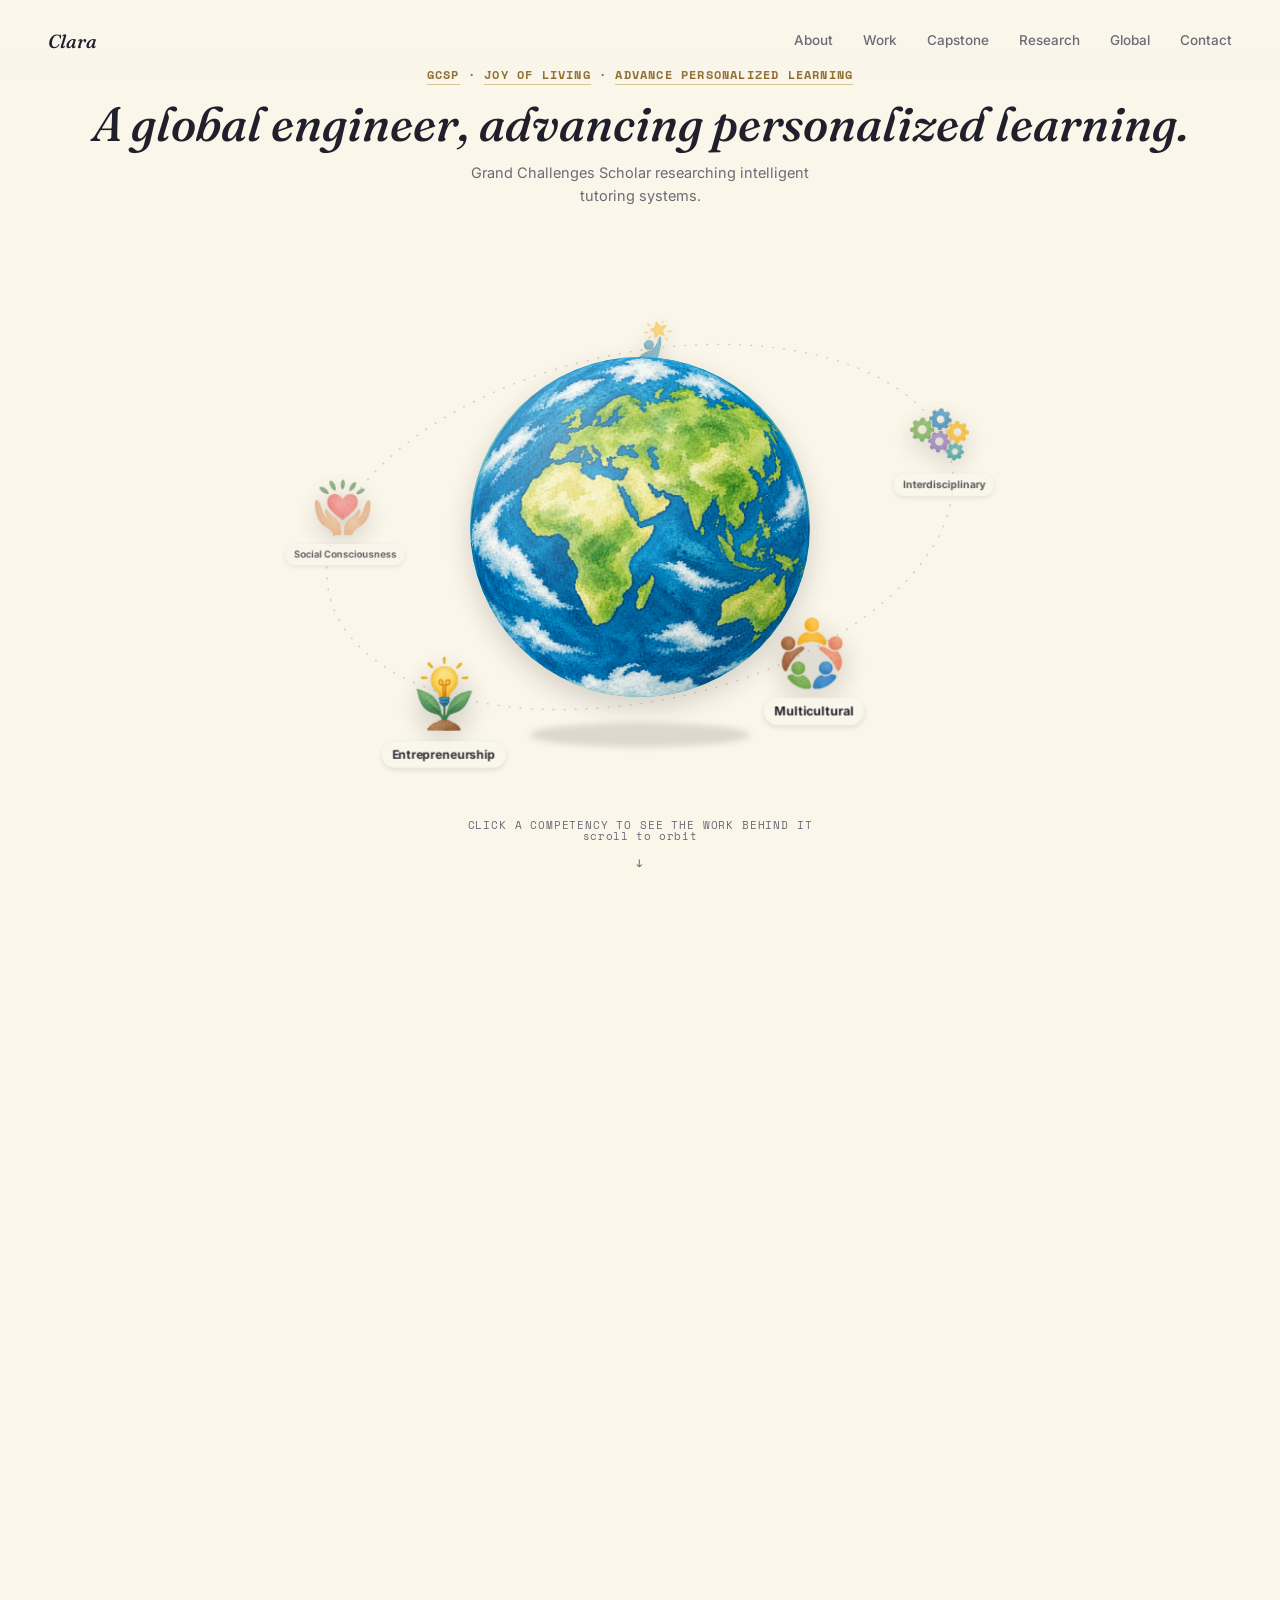
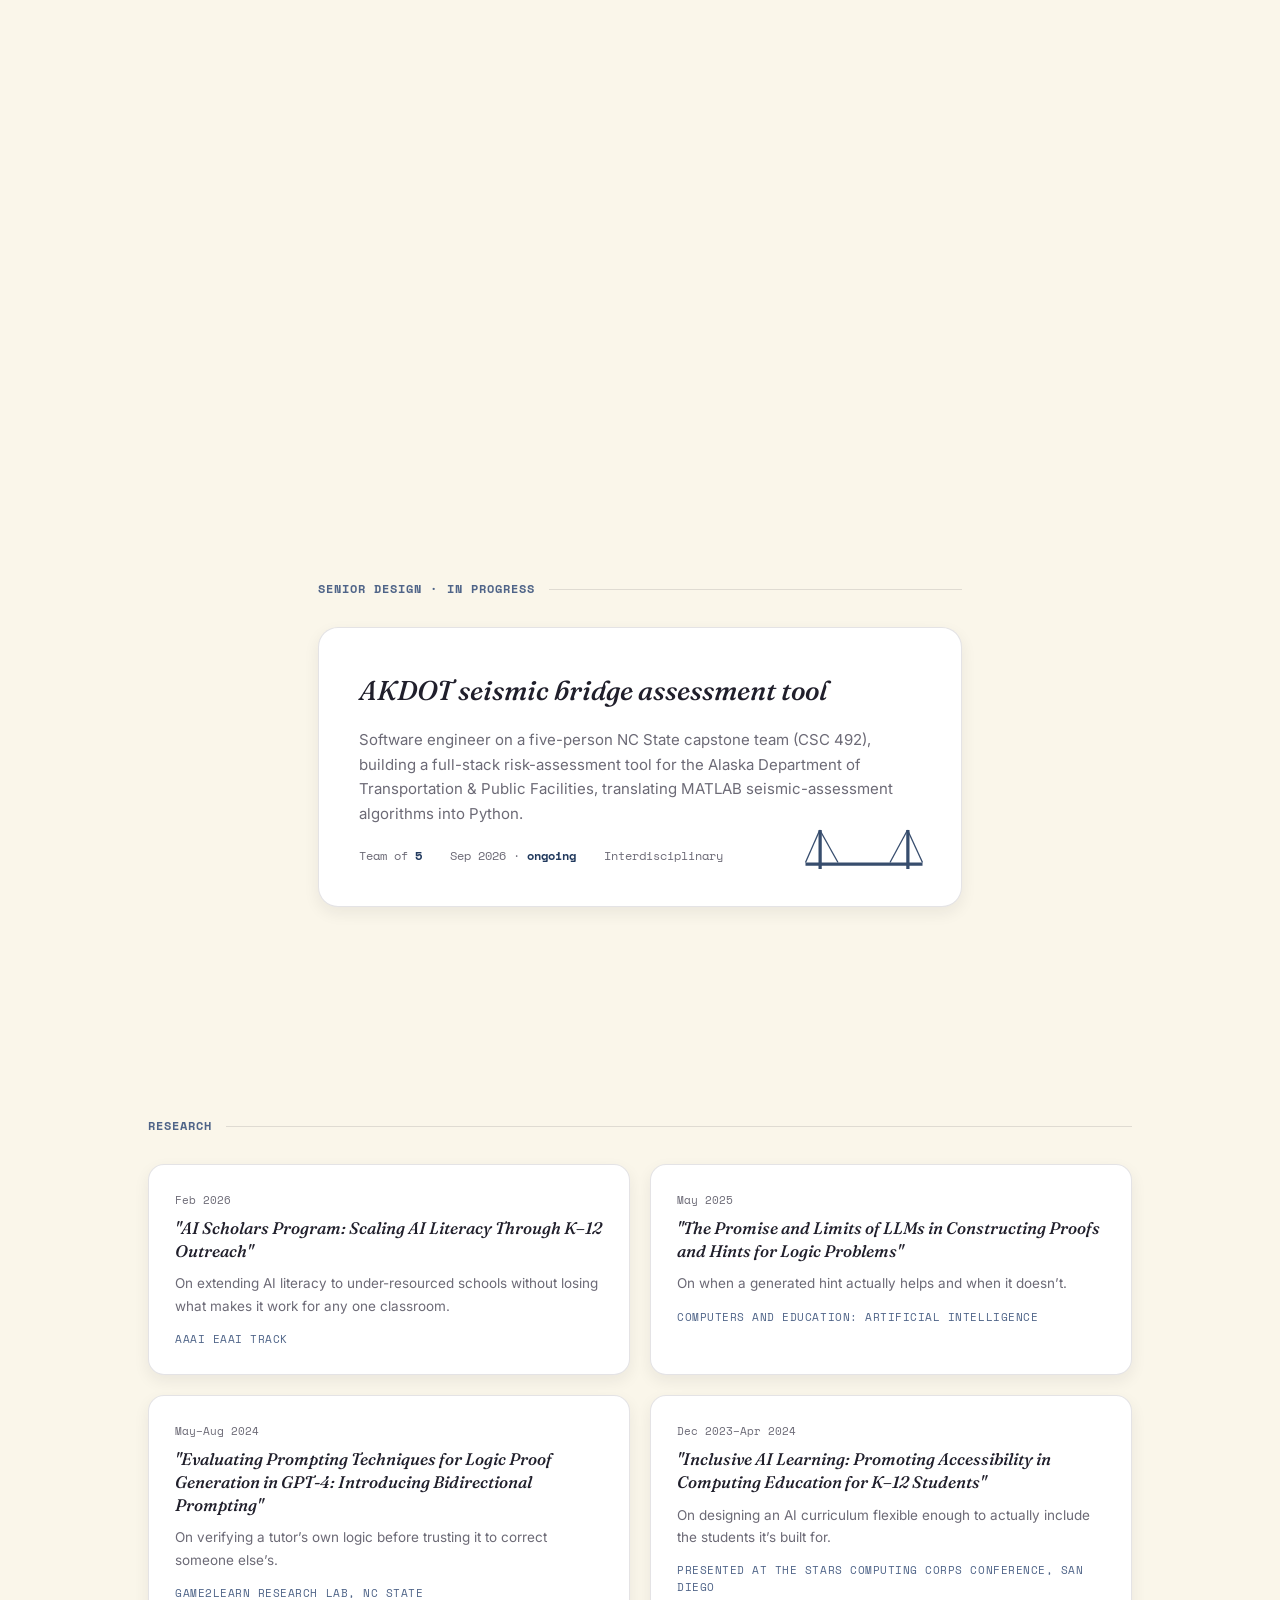
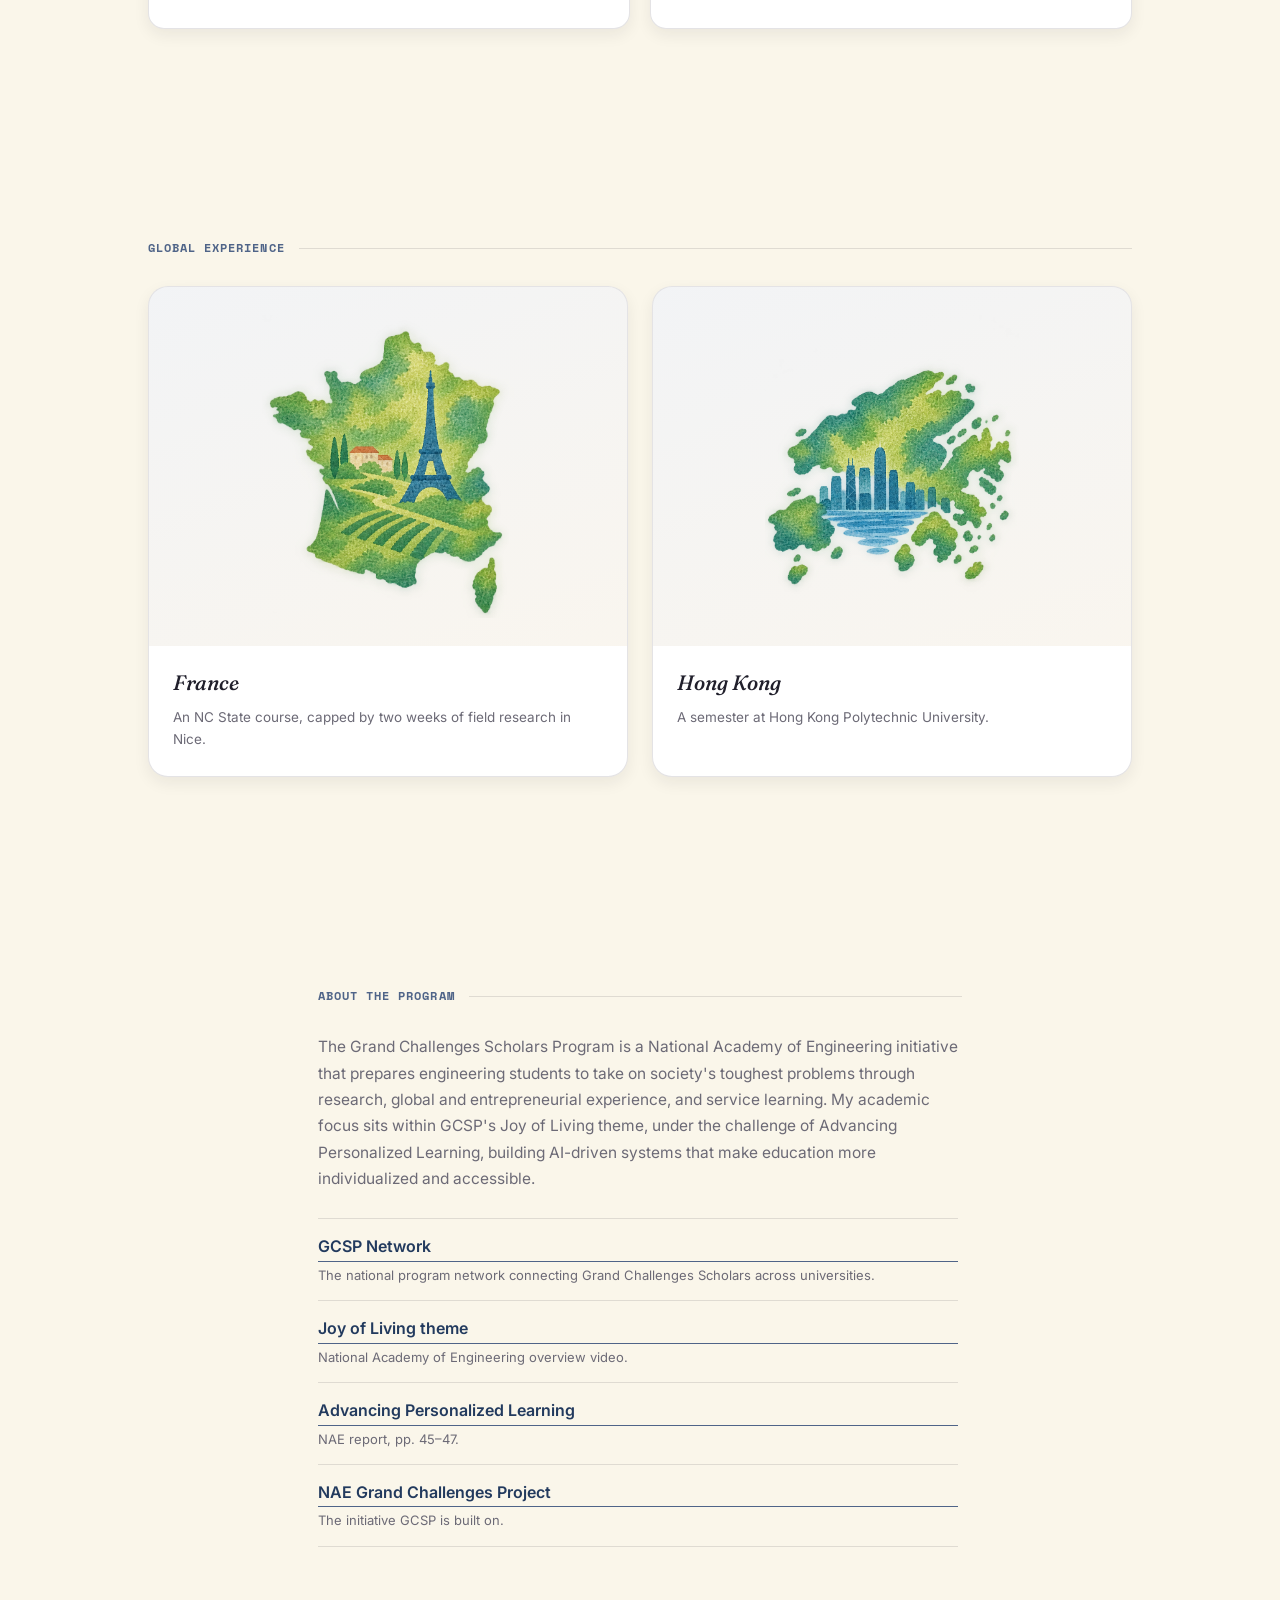
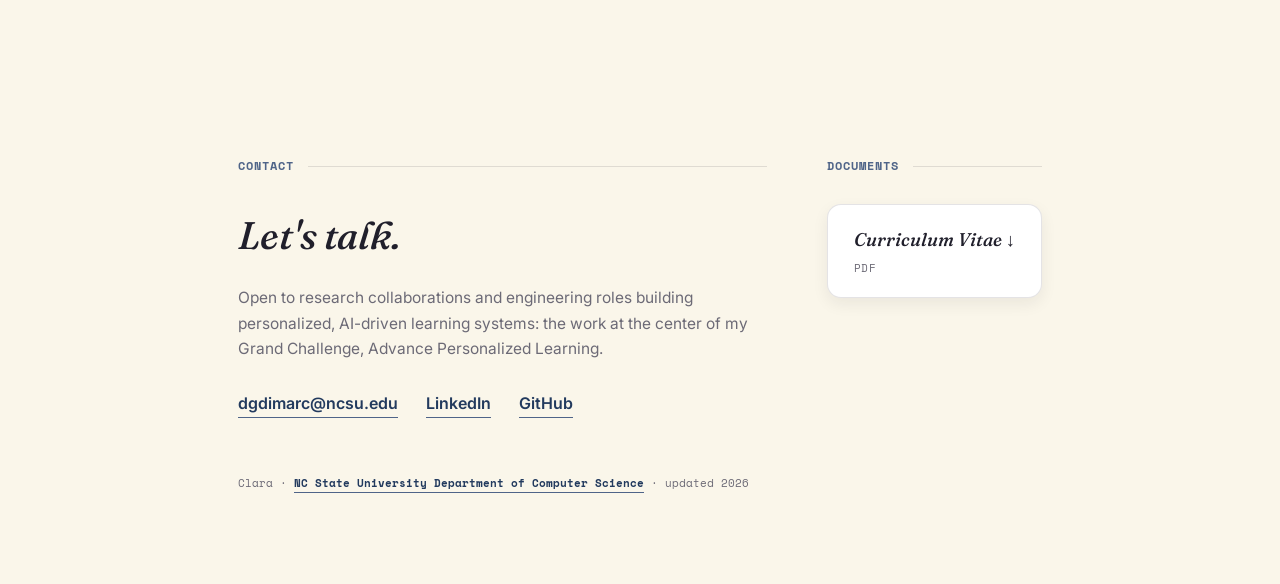
<file: index.html>
<!DOCTYPE html>
<html lang="en">
<head>
<meta charset="UTF-8">
<meta name="viewport" content="width=device-width, initial-scale=1.0">
<title>Clara</title>
<link rel="preconnect" href="https://fonts.googleapis.com">
<link href="https://fonts.googleapis.com/css2?family=Fraunces:ital,opsz,wght@0,9..144,400;0,9..144,500;0,9..144,600;1,9..144,500&family=Inter:wght@400;500;600;700&family=Space+Mono:wght@400;700&display=swap" rel="stylesheet">
<link rel="stylesheet" href="css/style.css?v=22">
<script src="js/data.js?v=22"></script>
<script src="js/expand.js?v=22"></script>
</head>
<body>

<a class="skip-link" href="#main">Skip to content</a>

<header class="top">
  <a class="mark" href="index.html">Clara</a>
  <nav aria-label="Primary">
    <a href="about.html">About</a>
    <a href="work.html">Work</a>
    <a href="#capstone">Capstone</a>
    <a href="#research">Research</a>
    <a href="#global">Global</a>
    <a href="#contact">Contact</a>
  </nav>
</header>

<main id="main">
<div class="globe-wrapper" id="globeWrapper">
  <div class="globe-pin">
    <div class="globe-hero-text" id="globeHeroText">
      <div class="hi"><a href="https://gcspnetwork.org" target="_blank" rel="noopener">GCSP<span class="sr-only"> (opens in a new tab)</span></a> · <a href="https://www.nae.edu/57315/VIDEO-Theme-Joy-of-Living" target="_blank" rel="noopener">Joy of Living<span class="sr-only"> (opens in a new tab)</span></a> · <a href="https://www.nae.edu/File.aspx?id=187214" target="_blank" rel="noopener">Advance Personalized Learning<span class="sr-only"> (opens in a new tab)</span></a></div>
      <h1>A global engineer, advancing personalized learning.</h1>
      <p>Grand Challenges Scholar researching intelligent tutoring systems.</p>
    </div>

    <div class="globe-system" id="globeSystem">
      <div class="globe-circle" id="globeCircle">
        <div class="globe-spin" id="globeSpin">
          <img class="globe-face globe-face-a" src="img/globe-east.png" alt="Earth, Eastern hemisphere">
          <img class="globe-face globe-face-b" src="img/globe-west.png" alt="Earth, Western hemisphere">
        </div>
        <div class="globe-shade"></div>
      </div>

      <svg class="orbit-ring" aria-hidden="true" viewBox="0 0 660 372" xmlns="http://www.w3.org/2000/svg">
        <ellipse cx="330" cy="186" rx="318" ry="174" fill="none" stroke="rgba(32,31,43,0.18)" stroke-width="1.4" stroke-dasharray="2 9" transform="rotate(-12 330 186)"/>
      </svg>

      <!-- orbit nodes injected here by JS -->
    </div>

    <div class="globe-shadow-ellipse"></div>
    <div class="comp-hint" id="compHint">Click a competency to see the work behind it</div>
    <div class="comp-list-mobile" id="compListMobile"></div>

    <div class="scroll-hint" id="scrollHint">scroll to orbit<span class="arrow">&#8595;</span></div>
  </div>
</div>

<section id="capstone" class="narrow">
  <h2 class="section-label pop">Senior design · in progress</h2>
  <div class="spotlight pop" id="spotlight">
    <h3>AKDOT seismic bridge assessment tool</h3>
    <p>Software engineer on a five-person NC State capstone team (CSC 492), building a full-stack risk-assessment tool for the Alaska Department of Transportation &amp; Public Facilities, translating MATLAB seismic-assessment algorithms into Python.</p>
    <div class="meta">
      <span>Team of <b>5</b></span>
      <span>Sep 2026 · <b>ongoing</b></span>
      <span>Interdisciplinary</span>
    </div>
    <svg class="bridge" aria-hidden="true" viewBox="0 0 200 100" xmlns="http://www.w3.org/2000/svg">
      <rect x="10" y="70" width="180" height="5" fill="#223a5e"/>
      <rect x="30" y="20" width="5" height="60" fill="#223a5e"/>
      <rect x="165" y="20" width="5" height="60" fill="#223a5e"/>
      <line x1="32" y1="20" x2="10" y2="70" stroke="#223a5e" stroke-width="2"/>
      <line x1="32" y1="20" x2="60" y2="70" stroke="#223a5e" stroke-width="2"/>
      <line x1="167" y1="20" x2="190" y2="70" stroke="#223a5e" stroke-width="2"/>
      <line x1="167" y1="20" x2="140" y2="70" stroke="#223a5e" stroke-width="2"/>
    </svg>
  </div>
</section>

<section id="research">
  <h2 class="section-label pop">Research</h2>
  <div class="research-grid" id="researchGrid"></div>
</section>

<section id="global">
  <h2 class="section-label pop">Global experience</h2>
  <div class="globe-tiles" id="globeTiles"></div>
</section>

<section id="gcsp" class="narrow">
  <h2 class="section-label pop">About the program</h2>
  <div class="gcsp-intro pop">
    <p>The Grand Challenges Scholars Program is a National Academy of Engineering initiative that prepares engineering students to take on society's toughest problems through research, global and entrepreneurial experience, and service learning. My academic focus sits within GCSP's Joy of Living theme, under the challenge of Advancing Personalized Learning, building AI-driven systems that make education more individualized and accessible.</p>
    <ul class="gcsp-explore">
      <li><a class="link" href="https://gcspnetwork.org" target="_blank" rel="noopener">GCSP Network<span class="sr-only"> (opens in a new tab)</span></a><span>The national program network connecting Grand Challenges Scholars across universities.</span></li>
      <li><a class="link" href="https://www.nae.edu/57315/VIDEO-Theme-Joy-of-Living" target="_blank" rel="noopener">Joy of Living theme<span class="sr-only"> (opens in a new tab)</span></a><span>National Academy of Engineering overview video.</span></li>
      <li><a class="link" href="https://www.nae.edu/File.aspx?id=187214" target="_blank" rel="noopener">Advancing Personalized Learning<span class="sr-only"> (opens in a new tab)</span></a><span>NAE report, pp. 45–47.</span></li>
      <li><a class="link" href="https://www.nae.edu/20782/grand-challenges-project" target="_blank" rel="noopener">NAE Grand Challenges Project<span class="sr-only"> (opens in a new tab)</span></a><span>The initiative GCSP is built on.</span></li>
    </ul>
  </div>
</section>
</main>

<footer id="contact">
  <div class="pop footer-grid">
    <div class="footer-main">
      <h2 class="section-label">Contact</h2>
      <h3>Let's talk.</h3>
      <p class="fp">Open to research collaborations and engineering roles building personalized, AI-driven learning systems: the work at the center of my Grand Challenge, Advance Personalized Learning.</p>
      <div class="contact-links">
        <a class="link" href="mailto:dgdimarc@ncsu.edu">dgdimarc@ncsu.edu</a>
        <a class="link" href="https://www.linkedin.com/in/claraleonora/" target="_blank" rel="noopener">LinkedIn<span class="sr-only"> (opens in a new tab)</span></a>
        <a class="link" href="https://github.com/ClaraLeonora" target="_blank" rel="noopener">GitHub<span class="sr-only"> (opens in a new tab)</span></a>
      </div>
      <div class="fine">Clara · <a class="link" href="https://csc.ncsu.edu" target="_blank" rel="noopener">NC State University Department of Computer Science<span class="sr-only"> (opens in a new tab)</span></a> · updated 2026</div>
    </div>
    <div class="footer-docs" id="documents">
      <h2 class="section-label">Documents</h2>
      <div class="doc-links">
        <a class="doc-link" href="documents/cv.pdf" download>
          <span class="doc-link-title">Curriculum Vitae ↓</span>
          <span class="doc-link-sub">PDF</span>
        </a>
      </div>
    </div>
  </div>
</footer>

<script>
/* ---------- research grid ---------- */
(function(){
  var grid = document.getElementById('researchGrid');
  if(!grid) return;
  RESEARCH_DATA.forEach(function(item){
    var card = document.createElement('div');
    card.className = 'research-card pop';
    card.tabIndex = 0;
    card.setAttribute('role', 'button');
    card.setAttribute('aria-haspopup', 'dialog');
    card.innerHTML = '<div class="rdate">'+item.date+'</div>' +
      '<h3>'+item.title+'</h3>' +
      '<p>'+item.desc+'</p>' +
      '<div class="rvenue">'+item.venue+'</div>';
    var open = function(){
      window.openExpandCard(card, item.abstract
        ? { date:item.date, title:item.title, label:'Abstract', desc:item.abstract, links:item.links || [] }
        : { date:item.date, title:item.title, desc:item.desc, image:item.image, links:item.links || [] });
    };
    card.addEventListener('click', open);
    card.addEventListener('keydown', function(e){ if(e.key === 'Enter' || e.key === ' '){ e.preventDefault(); open(); } });
    grid.appendChild(card);
  });
})();

/* ---------- global experience tiles ---------- */
(function(){
  var wrap = document.getElementById('globeTiles');
  if(!wrap) return;
  GLOBAL_DATA.forEach(function(item){
    var tile = document.createElement('div');
    tile.className = 'globe-tile pop';
    tile.tabIndex = 0;
    tile.setAttribute('role', 'button');
    tile.setAttribute('aria-haspopup', 'dialog');
    tile.innerHTML = '<div class="globe-tile-art"><img src="'+item.cover+'" alt="'+item.title+'"></div>' +
      '<div class="globe-tile-body"><h3>'+item.title+'</h3><p>'+item.caption+'</p></div>';
    var open = function(){
      window.openExpandCard(tile, { title:item.title, desc:item.desc, image:item.image, links:item.links || [] });
    };
    tile.addEventListener('click', open);
    tile.addEventListener('keydown', function(e){ if(e.key === 'Enter' || e.key === ' '){ e.preventDefault(); open(); } });
    wrap.appendChild(tile);
  });
})();

/* ---------- pop-in on scroll ---------- */
(function(){
  var els = document.querySelectorAll('.pop');
  if('IntersectionObserver' in window){
    var io = new IntersectionObserver(function(entries){
      entries.forEach(function(en){
        if(en.isIntersecting){ en.target.classList.add('in'); io.unobserve(en.target); }
      });
    }, { threshold:0.15 });
    Array.prototype.forEach.call(els, function(el){ io.observe(el); });
  } else {
    Array.prototype.forEach.call(els, function(el){ el.classList.add('in'); });
  }
})();

/* ---------- capstone tilt ---------- */
(function(){
  var card = document.getElementById('spotlight');
  if(!card) return;
  card.addEventListener('mousemove', function(e){
    var r = card.getBoundingClientRect();
    var px = (e.clientX-r.left)/r.width - 0.5;
    var py = (e.clientY-r.top)/r.height - 0.5;
    card.style.transform = 'perspective(900px) rotateY('+(px*4)+'deg) rotateX('+(-py*4)+'deg)';
  });
  card.addEventListener('mouseleave', function(){
    card.style.transform = 'perspective(900px) rotateY(0deg) rotateX(0deg)';
  });
})();

/* ---------- orbit (desktop/tablet): build nodes, front-to-back depth, scroll-driven angle ---------- */
(function(){
  var globeSystem = document.getElementById('globeSystem');
  var globeFaceA = document.querySelector('.globe-face-a');
  var globeFaceB = document.querySelector('.globe-face-b');
  var N = COMP_DATA.length;

  var nodes = COMP_DATA.map(function(c){
    var a = document.createElement('a');
    a.className = 'orbit-node ' + CLASS_BY_KEY[c.key];
    a.href = 'competency.html?c=' + c.key;
    a.setAttribute('aria-label', c.title);
    a.innerHTML = '<img class="planet-art" src="' + IMG_BY_KEY[c.key] + '" alt="">' +
      '<span class="cap">' + c.title + '</span>';
    globeSystem.appendChild(a);
    return a;
  });

  var TILT = -12 * Math.PI/180;
  var cosT = Math.cos(TILT), sinT = Math.sin(TILT);

  function positionNodes(scrollAngleDeg){
    var w = globeSystem.offsetWidth;
    var radiusX = w/2 + 150;
    var radiusY = radiusX * 0.55;
    for(var i=0;i<N;i++){
      var deg = -90 + i * (360/N) + scrollAngleDeg;
      var a = deg * Math.PI/180;
      var depth = Math.sin(a);
      var localX = radiusX * Math.cos(a);
      var localY = radiusY * depth;
      var x = localX*cosT - localY*sinT;
      var y = localX*sinT + localY*cosT;
      var scale = 0.8 + (depth+1)/2 * 0.4;
      var opacity = 0.55 + (depth+1)/2 * 0.45;
      var z = depth > 0 ? 5 : 2;
      nodes[i].style.transform = 'translate(' + x.toFixed(2) + 'px,' + y.toFixed(2) + 'px) scale(' + scale.toFixed(3) + ')';
      nodes[i].style.opacity = opacity.toFixed(2);
      nodes[i].style.zIndex = z;
    }
    if(globeFaceA && globeFaceB){
      var rad = scrollAngleDeg * Math.PI/180;
      var t = (1 + Math.cos(rad)) / 2;
      globeFaceA.style.opacity = t.toFixed(3);
      globeFaceB.style.opacity = (1 - t).toFixed(3);
    }
  }
  window.__setOrbitAngle = positionNodes;
  positionNodes(0);
})();

/* ---------- static competency list (narrow screens) ---------- */
(function(){
  var list = document.getElementById('compListMobile');
  if(!list) return;
  COMP_DATA.forEach(function(c){
    var a = document.createElement('a');
    a.className = 'comp-list-item ' + CLASS_BY_KEY[c.key];
    a.href = 'competency.html?c=' + c.key;
    a.innerHTML = ICONS[c.key] + '<span>' + c.title + '</span>';
    var icon = a.querySelector('svg');
    if(icon) icon.setAttribute('aria-hidden', 'true');
    list.appendChild(a);
  });
})();

/* ---------- globe orbit angle (ambient rotation + scroll boost) + hero fade ---------- */
(function(){
  var wrapper = document.getElementById('globeWrapper');
  var heroText = document.getElementById('globeHeroText');
  var scrollHint = document.getElementById('scrollHint');
  var globeFaceA = document.querySelector('.globe-face-a');
  var globeFaceB = document.querySelector('.globe-face-b');
  var reduceMotion = window.matchMedia('(prefers-reduced-motion: reduce)').matches;
  var MOBILE_BP = 880; // matches the breakpoint where the orbit planets switch to the static list

  function clamp(v,a,b){ return Math.max(a, Math.min(b, v)); }

  var inView = true;
  if('IntersectionObserver' in window){
    new IntersectionObserver(function(entries){ inView = entries[0].isIntersecting; }, { threshold:0 }).observe(wrapper);
  }

  var autoAngle = 0, lastT = null, staticEarthSet = false;

  function frame(t){
    if(lastT === null) lastT = t;
    var dt = (t - lastT) / 1000;
    lastT = t;

    var mobile = window.innerWidth <= MOBILE_BP;

    if(mobile){
      // keep the globe static on phone-sized screens: freeze on one hemisphere instead of spinning
      if(!staticEarthSet && globeFaceA && globeFaceB){
        globeFaceA.style.opacity = 1;
        globeFaceB.style.opacity = 0;
        staticEarthSet = true;
      }
    } else {
      staticEarthSet = false;
    }

    if(document.visibilityState !== 'hidden' && inView){
      if(!reduceMotion && !mobile){ autoAngle += dt * 5; }

      var rect = wrapper.getBoundingClientRect();
      var total = wrapper.offsetHeight - window.innerHeight;
      var scrolled = -rect.top;
      var progress = (total > 0 && !mobile) ? clamp(scrolled/total, 0, 1) : 0;

      if(window.__setOrbitAngle && !mobile){ window.__setOrbitAngle(autoAngle + progress * 320); }

      var textOpacity = 1 - clamp(progress/0.4, 0, 1);
      heroText.style.opacity = textOpacity;
      scrollHint.style.opacity = 1 - clamp(progress/0.15, 0, 1);
    }

    requestAnimationFrame(frame);
  }
  requestAnimationFrame(frame);
})();
</script>

</body>
</html>
</file>
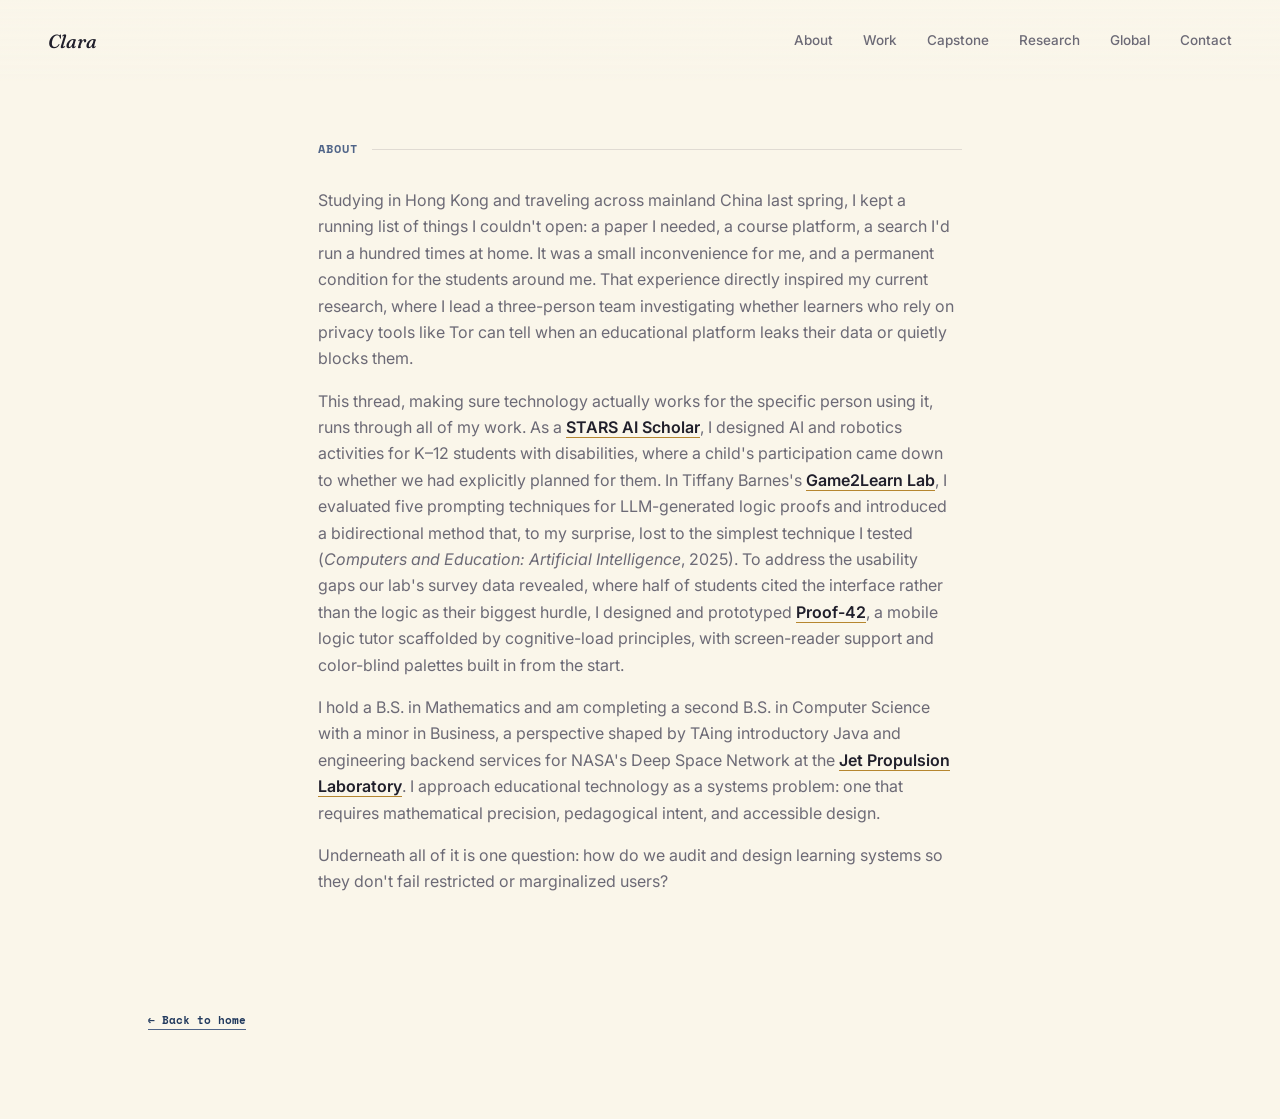
<file: about.html>
<!DOCTYPE html>
<html lang="en">
<head>
<meta charset="UTF-8">
<meta name="viewport" content="width=device-width, initial-scale=1.0">
<title>About · Clara</title>
<link rel="preconnect" href="https://fonts.googleapis.com">
<link href="https://fonts.googleapis.com/css2?family=Fraunces:ital,opsz,wght@0,9..144,400;0,9..144,500;0,9..144,600;1,9..144,500&family=Inter:wght@400;500;600;700&family=Space+Mono:wght@400;700&display=swap" rel="stylesheet">
<link rel="stylesheet" href="css/style.css?v=22">
</head>
<body>

<a class="skip-link" href="#main">Skip to content</a>

<header class="top">
  <a class="mark" href="index.html">Clara</a>
  <nav aria-label="Primary">
    <a href="about.html" aria-current="page">About</a>
    <a href="work.html">Work</a>
    <a href="index.html#capstone">Capstone</a>
    <a href="index.html#research">Research</a>
    <a href="index.html#global">Global</a>
    <a href="index.html#contact">Contact</a>
  </nav>
</header>

<main id="main">
<section class="narrow about" style="padding-top:140px;">
  <h1 class="section-label">About</h1>
  <div class="about-card">
    <p>Studying in Hong Kong and traveling across mainland China last spring, I kept a running list of things I couldn't open: a paper I needed, a course platform, a search I'd run a hundred times at home. It was a small inconvenience for me, and a permanent condition for the students around me. That experience directly inspired my current research, where I lead a three-person team investigating whether learners who rely on privacy tools like Tor can tell when an educational platform leaks their data or quietly blocks them.</p>
    <p>This thread, making sure technology actually works for the specific person using it, runs through all of my work. As a <strong>STARS AI Scholar</strong>, I designed AI and robotics activities for K–12 students with disabilities, where a child's participation came down to whether we had explicitly planned for them. In Tiffany Barnes's <strong>Game2Learn Lab</strong>, I evaluated five prompting techniques for LLM-generated logic proofs and introduced a bidirectional method that, to my surprise, lost to the simplest technique I tested (<em>Computers and Education: Artificial Intelligence</em>, 2025). To address the usability gaps our lab's survey data revealed, where half of students cited the interface rather than the logic as their biggest hurdle, I designed and prototyped <strong>Proof-42</strong>, a mobile logic tutor scaffolded by cognitive-load principles, with screen-reader support and color-blind palettes built in from the start.</p>
    <p>I hold a B.S. in Mathematics and am completing a second B.S. in Computer Science with a minor in Business, a perspective shaped by TAing introductory Java and engineering backend services for NASA's Deep Space Network at the <strong>Jet Propulsion Laboratory</strong>. I approach educational technology as a systems problem: one that requires mathematical precision, pedagogical intent, and accessible design.</p>
    <p>Underneath all of it is one question: how do we audit and design learning systems so they don't fail restricted or marginalized users?</p>
  </div>
</section>
</main>

<div class="subpage-footer">
  <a class="link" href="index.html">&#8592; Back to home</a>
</div>

</body>
</html>
</file>
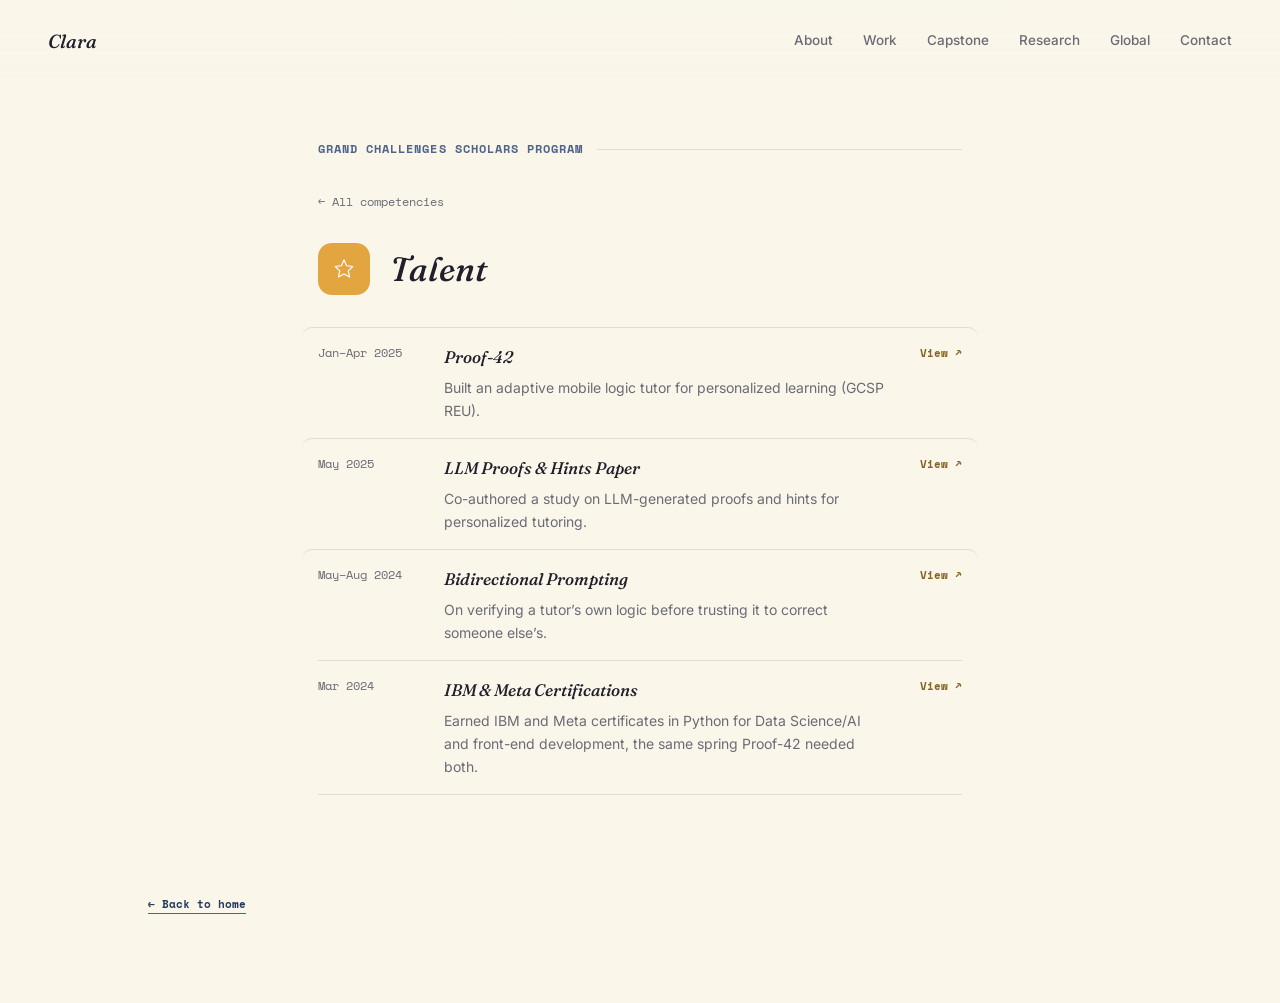
<file: competency.html>
<!DOCTYPE html>
<html lang="en">
<head>
<meta charset="UTF-8">
<meta name="viewport" content="width=device-width, initial-scale=1.0">
<title>Competency · Clara</title>
<link rel="preconnect" href="https://fonts.googleapis.com">
<link href="https://fonts.googleapis.com/css2?family=Fraunces:ital,opsz,wght@0,9..144,400;0,9..144,500;0,9..144,600;1,9..144,500&family=Inter:wght@400;500;600;700&family=Space+Mono:wght@400;700&display=swap" rel="stylesheet">
<link rel="stylesheet" href="css/style.css?v=22">
<script src="js/data.js?v=22"></script>
<script src="js/expand.js?v=22"></script>
</head>
<body>

<a class="skip-link" href="#main">Skip to content</a>

<header class="top">
  <a class="mark" href="index.html">Clara</a>
  <nav aria-label="Primary">
    <a href="about.html">About</a>
    <a href="work.html">Work</a>
    <a href="index.html#capstone">Capstone</a>
    <a href="index.html#research">Research</a>
    <a href="index.html#global">Global</a>
    <a href="index.html#contact">Contact</a>
  </nav>
</header>

<main id="main">
<section class="narrow" style="padding-top:140px;">
  <div class="section-label">Grand Challenges Scholars Program</div>
  <a class="detail-back" href="index.html">&#8592; All competencies</a>
  <div class="detail-head">
    <div class="detail-icon" id="detailIcon" aria-hidden="true"></div>
    <h1 id="detailTitle"></h1>
  </div>
  <ul class="detail-list" id="detailList"></ul>
</section>
</main>

<div class="subpage-footer">
  <a class="link" href="index.html">&#8592; Back to home</a>
</div>

<script>
(function(){
  var key = 'talent';
  var m = window.location.search.match(/[?&]c=([^&]+)/);
  if(m){ key = decodeURIComponent(m[1]); }
  var c = null;
  for(var i=0;i<COMP_DATA.length;i++){ if(COMP_DATA[i].key === key){ c = COMP_DATA[i]; break; } }
  if(!c){ c = COMP_DATA[0]; }

  document.title = c.title + ' · Clara';
  var iconEl = document.getElementById('detailIcon');
  iconEl.innerHTML = ICONS[c.key];
  iconEl.style.background = COLOR_BY_KEY[c.key];
  iconEl.style.color = '#fff';
  document.getElementById('detailTitle').textContent = c.title;
  function linksOf(it){
    if(it.links) return it.links;
    if(it.link) return [{ label:'View', href:it.link }];
    return [];
  }
  function briefLabel(text){
    var words = text.replace(/["“”]/g, '').split(' ').slice(0, 8).join(' ');
    return words + (words.length < text.length ? '…' : '');
  }

  var list = document.getElementById('detailList');
  list.innerHTML = c.items.map(function(it, idx){
    var links = linksOf(it);
    var expandable = !!(it.image || it.expand);
    var slot = expandable
      ? '<span class="d-link">View &#8599;</span>'
      : (links.length ? '<a class="d-link" href="'+links[0].href+'" target="_blank" rel="noopener" aria-label="View: '+briefLabel(it.t)+' (opens in a new tab)">View &#8599;</a>' : '<span class="d-link"></span>');
    return '<li'+(expandable ? ' class="expandable" tabindex="0" role="button" aria-haspopup="dialog" data-idx="'+idx+'"' : '')+'>'+
      '<span class="d">'+it.d+'</span><div><p class="d-title">'+it.title+'</p><p class="d-desc">'+it.t+'</p></div>'+slot+'</li>';
  }).join('');

  Array.prototype.forEach.call(list.querySelectorAll('li.expandable'), function(li){
    var it = c.items[+li.getAttribute('data-idx')];
    var open = function(){
      window.openExpandCard(li, it.abstract
        ? { date:it.d, title:it.title, label:'Abstract', desc:it.abstract, links:linksOf(it) }
        : { date:it.d, title:it.title, desc:it.t, image:it.image, links:linksOf(it), color:COLOR_BY_KEY[c.key], icon:ICONS[c.key] });
    };
    li.addEventListener('click', open);
    li.addEventListener('keydown', function(e){ if(e.key === 'Enter' || e.key === ' '){ e.preventDefault(); open(); } });
  });
})();
</script>

</body>
</html>
</file>
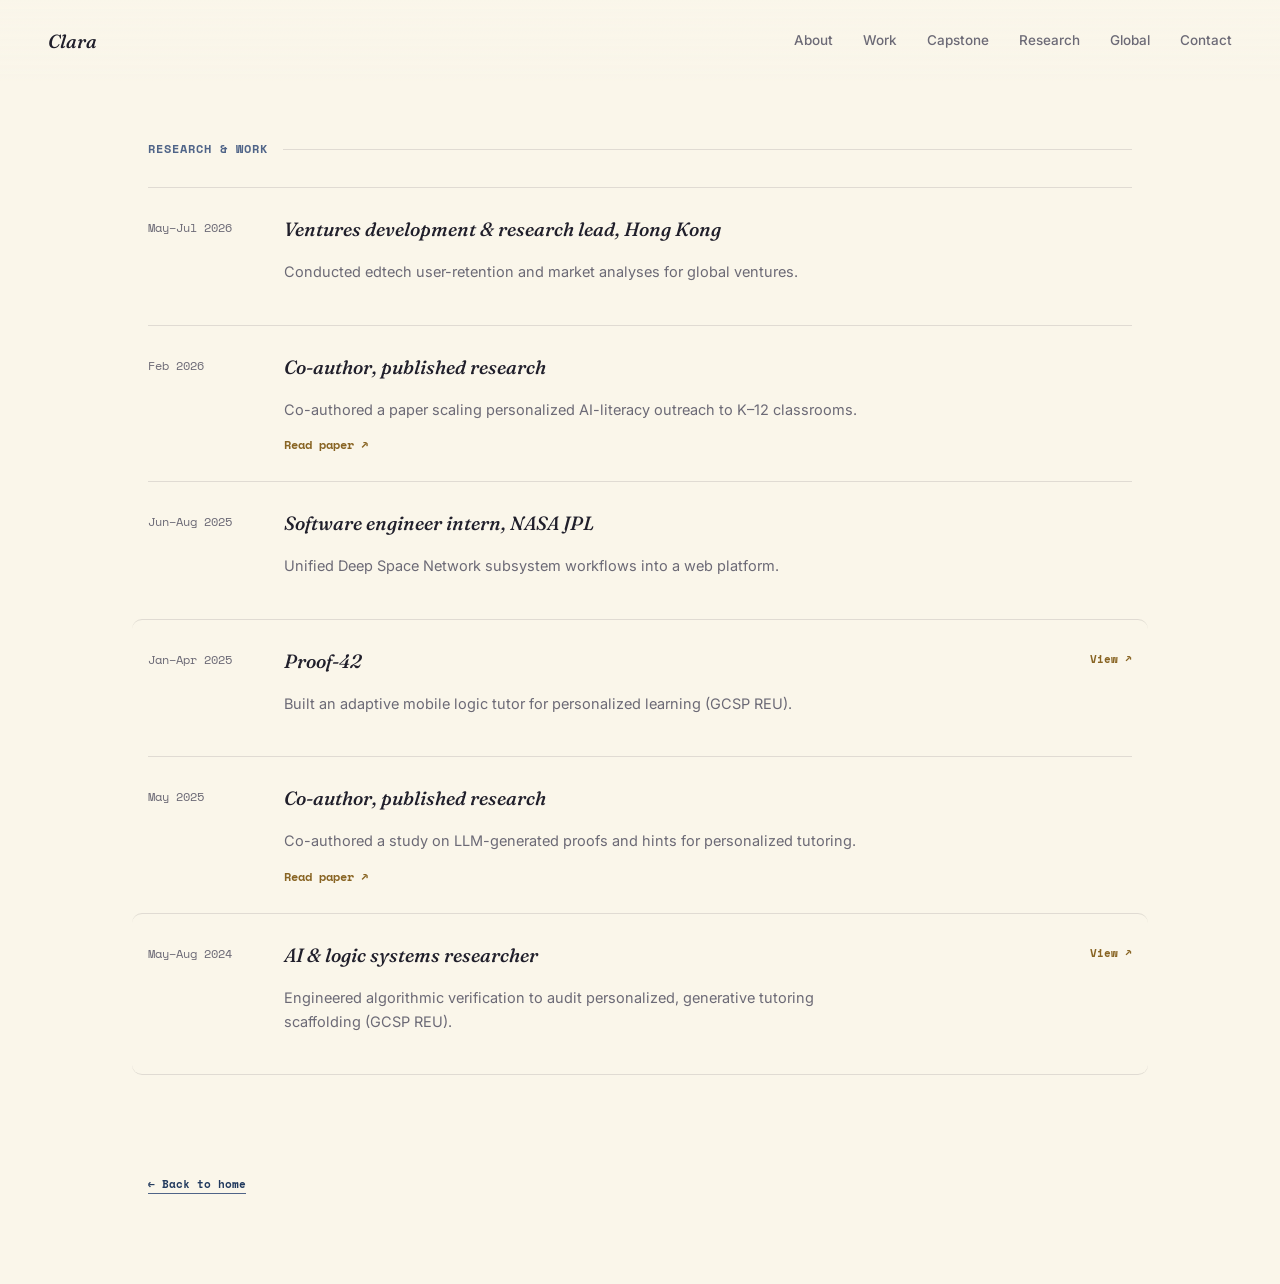
<file: work.html>
<!DOCTYPE html>
<html lang="en">
<head>
<meta charset="UTF-8">
<meta name="viewport" content="width=device-width, initial-scale=1.0">
<title>Work · Clara</title>
<link rel="preconnect" href="https://fonts.googleapis.com">
<link href="https://fonts.googleapis.com/css2?family=Fraunces:ital,opsz,wght@0,9..144,400;0,9..144,500;0,9..144,600;1,9..144,500&family=Inter:wght@400;500;600;700&family=Space+Mono:wght@400;700&display=swap" rel="stylesheet">
<link rel="stylesheet" href="css/style.css?v=22">
<script src="js/data.js?v=22"></script>
<script src="js/expand.js?v=22"></script>
</head>
<body>

<a class="skip-link" href="#main">Skip to content</a>

<header class="top">
  <a class="mark" href="index.html">Clara</a>
  <nav aria-label="Primary">
    <a href="about.html">About</a>
    <a href="work.html" aria-current="page">Work</a>
    <a href="index.html#capstone">Capstone</a>
    <a href="index.html#research">Research</a>
    <a href="index.html#global">Global</a>
    <a href="index.html#contact">Contact</a>
  </nav>
</header>

<main id="main">
<section style="padding-top:140px;">
  <h1 class="section-label">Research &amp; work</h1>
  <div class="work-grid" id="workGrid"></div>
</section>
</main>

<div class="subpage-footer">
  <a class="link" href="index.html">&#8592; Back to home</a>
</div>

<script>
(function(){
  var grid = document.getElementById('workGrid');

  function linksOf(item){
    if(item.links) return item.links;
    if(item.link) return [{ label:'View source', href:item.link }];
    return [];
  }

  WORK_DATA.forEach(function(item){
    var row = document.createElement('div');
    row.className = 'work-row';
    var links = linksOf(item);
    var expandable = !!(item.image || item.expand);

    var html = '<div class="date">'+item.date+'</div><div><p class="role">'+item.role+'</p><p class="desc">'+item.desc+'</p>';
    if(!expandable && links.length){
      html += '<p class="row-links">'+links.map(function(l){
        return '<a class="row-link" href="'+l.href+'" target="_blank" rel="noopener">'+l.label+' &#8599;<span class="sr-only"> (opens in a new tab)</span></a>';
      }).join('')+'</p>';
    }
    html += '</div>';
    html += expandable ? '<span class="view-link">View &#8599;</span>' : '<span class="view-link"></span>';
    row.innerHTML = html;

    if(expandable){
      row.classList.add('expandable');
      row.tabIndex = 0;
      row.setAttribute('role', 'button');
      row.setAttribute('aria-haspopup', 'dialog');
      var open = function(){
        window.openExpandCard(row, item.abstract
          ? { date:item.date, title:item.role, label:'Abstract', desc:item.abstract, links:links }
          : { date:item.date, title:item.role, desc:item.desc, image:item.image, links:links });
      };
      row.addEventListener('click', open);
      row.addEventListener('keydown', function(e){ if(e.key === 'Enter' || e.key === ' '){ e.preventDefault(); open(); } });
    }

    grid.appendChild(row);
  });
})();
</script>

</body>
</html>
</file>
<file: css/style.css>
:root{
  --bg:#faf6ea;
  --card:#ffffff;
  --ink:#201f2b;
  --ink-soft:#6c6a76;
  --navy:#223a5e;
  --navy-soft:#4f6488;
  --gold:#b6862f;
  --gold-text:#886423; /* darker than --gold: meets 4.5:1 on --bg for use as actual text color */
  --line: rgba(32,31,43,0.12);
  --shadow: 0 14px 34px rgba(32,31,43,0.08);
  --shadow-sm: 0 6px 16px rgba(32,31,43,0.07);
  --display:'Fraunces', Georgia, serif;
  --body:'Inter', sans-serif;
  --mono:'Space Mono', 'Courier New', monospace;
  --maxw: 740px;
}
*{box-sizing:border-box;}
html{scroll-behavior:smooth;}
.sr-only{
  position:absolute; width:1px; height:1px; padding:0; margin:-1px; overflow:hidden;
  clip:rect(0,0,0,0); white-space:nowrap; border:0;
}
.skip-link{
  position:absolute; left:12px; top:-48px; z-index:200; padding:10px 18px; border-radius:8px;
  background:var(--ink); color:#fff; font-family:var(--body); font-weight:600; font-size:14px;
  text-decoration:none; transition:top .15s ease;
}
.skip-link:focus{ top:12px; }
body{
  margin:0; background:var(--bg); color:var(--ink);
  font-family:var(--body); font-size:16px; line-height:1.65;
  -webkit-font-smoothing:antialiased; overflow-x:hidden;
}
@media (prefers-reduced-motion: reduce){
  html{scroll-behavior:auto;}
  *{animation-duration:0.001s !important; transition-duration:0.001s !important;}
}

a{ color:var(--ink); text-decoration:none; }
.link{
  color:var(--navy); border-bottom:1px solid var(--navy-soft); padding-bottom:1px;
  font-weight:600; transition: border-color .2s ease, color .2s ease;
}
.link:hover{ border-color:var(--gold); color:var(--gold-text); }

header.top{
  position:fixed; top:0; left:0; right:0; z-index:30; pointer-events:none;
  display:flex; justify-content:space-between; align-items:center;
  padding:26px 48px; background:linear-gradient(180deg, rgba(250,246,234,0.94), rgba(250,246,234,0));
}
header.top .mark{ font-family:var(--display); font-weight:500; font-style:italic; font-size:19px; pointer-events:auto; }
header.top nav{ display:flex; gap:30px; pointer-events:auto; }
header.top nav a{ font-size:13.5px; color:var(--ink-soft); font-weight:500; position:relative; padding-bottom:3px; }
header.top nav a::after{ content:''; position:absolute; left:0; right:100%; bottom:0; height:1px; background:var(--gold); transition:right .2s ease; }
header.top nav a:hover{ color:var(--ink); }
header.top nav a:hover::after{ right:0; }

section{ position:relative; z-index:1; padding: 110px 48px 100px; max-width: 1080px; margin: 0 auto; }
section.narrow{ max-width: var(--maxw); }
.section-label{
  font-family:var(--mono); font-weight:700; font-size:11.5px; letter-spacing:0.09em; text-transform:uppercase;
  color:var(--navy-soft); margin:0 0 28px; display:flex; align-items:center; gap:14px;
}
.section-label::after{ content:''; flex:1; height:1px; background:var(--line); }

/* ---------- GLOBE HERO ---------- */
.globe-wrapper{ height:230vh; position:relative; }
.globe-pin{
  position:sticky; top:0; height:100vh; display:flex; flex-direction:column;
  align-items:center; justify-content:center; overflow:hidden;
}
.globe-hero-text{ text-align:center; position:relative; z-index:2; transition: opacity .1s linear; }
.globe-hero-text .hi{ font-family:var(--mono); font-weight:700; font-size:12px; letter-spacing:0.1em; text-transform:uppercase; color:var(--gold-text); margin-bottom:12px; }
.globe-hero-text .hi a{ color:inherit; border-bottom:1px solid rgba(182,134,47,0.45); padding-bottom:1px; transition:opacity .2s ease; }
.globe-hero-text .hi a:hover{ opacity:0.7; }
.globe-hero-text h1{
  font-family:var(--display); font-weight:500; font-style:italic; font-size: clamp(1.8rem, 4.4vw, 3rem);
  margin:0 0 10px; line-height:1.12; color:var(--ink);
}
.globe-hero-text p{ color:var(--ink-soft); font-size:14.5px; max-width:42ch; margin:0 auto; line-height:1.6; }

.globe-system{ position:relative; margin-top:150px; z-index:2; width:340px; height:340px; }
.globe-circle{
  width:340px; height:340px; border-radius:50%; overflow:hidden; position:absolute; left:0; top:0;
  box-shadow:0 10px 26px rgba(43,36,32,0.18); background:#3fb0b8; z-index:3;
}
.globe-spin{ position:absolute; inset:0; }
.globe-face{
  position:absolute; inset:0; width:100%; height:100%; object-fit:cover;
  border-radius:50%; display:block;
}
.globe-shade{
  position:absolute; inset:0; pointer-events:none; border-radius:50%;
  background:
    radial-gradient(circle at 30% 26%, rgba(255,255,255,0.4), transparent 45%),
    linear-gradient(120deg, transparent 55%, rgba(30,25,20,0.16) 100%);
}

.globe-shadow-ellipse{ width:220px; height:24px; border-radius:50%; background:rgba(43,36,32,0.14); margin-top:26px; filter:blur(3px); position:relative; z-index:1; }

/* orbit path (decorative, shows the mechanic before scrolling) */
.orbit-ring{
  position:absolute; left:50%; top:50%; width:660px; height:372px; margin:-186px 0 0 -330px;
  pointer-events:none; z-index:1;
}

/* orbiting competency planets, front-to-back */
.orbit-node{
  position:absolute; left:50%; top:50%; width:72px; height:72px; margin:-36px 0 0 -36px;
  display:flex; align-items:center; justify-content:center;
  cursor:pointer; will-change:transform, opacity; text-decoration:none;
  transition: filter .2s ease, transform .15s ease;
}
.orbit-node:hover, .orbit-node:focus-visible{ filter:brightness(1.08); }
.orbit-node:focus-visible{ outline:2px solid var(--gold-text); outline-offset:4px; border-radius:50%; }
.orbit-node .planet-art{
  width:100%; height:100%; object-fit:contain;
  filter:drop-shadow(0 8px 12px rgba(32,31,43,0.28));
}
.orbit-node .cap{
  position:absolute; top:100%; left:50%; transform:translateX(-50%); margin-top:4px;
  white-space:nowrap; font-family:var(--body); font-weight:700; font-size:10.5px;
  color:var(--ink); background:rgba(250,246,234,0.86); padding:3px 9px; border-radius:20px;
  box-shadow:0 2px 6px rgba(32,31,43,0.12);
}

.comp-hint{ font-family:var(--mono); font-size:10.5px; letter-spacing:0.08em; text-transform:uppercase; color:var(--ink-soft); margin-top:70px; position:relative; z-index:2; }

.comp-list-mobile{ display:none; }
.comp-list-item{
  display:flex; align-items:center; gap:8px; padding:12px 14px; border-radius:10px;
  text-decoration:none; box-shadow:0 4px 10px rgba(32,31,43,0.14);
  flex:1 1 calc(50% - 5px);
}
.comp-list-item svg{ width:18px; height:18px; flex:0 0 18px; color:#fff; }
.comp-list-item span{ font-family:var(--body); font-weight:700; font-size:12px; color:#fff; line-height:1.2; }
.comp-list-item.c-talent{ background:#e3a53f; }
.comp-list-item.c-interdisciplinary{ background:#5c86b0; }
.comp-list-item.c-multicultural{ background:#7a9b76; }
.comp-list-item.c-entrepreneurship{ background:#d97a5f; }
.comp-list-item.c-social{ background:#a688b8; flex-basis:100%; }

.scroll-hint{
  position:absolute; bottom:26px; left:50%; transform:translateX(-50%);
  font-family:var(--mono); font-size:11px; letter-spacing:0.06em; color:var(--ink-soft);
  display:flex; flex-direction:column; align-items:center; gap:6px; z-index:2;
}
.scroll-hint .arrow{ animation: bob 1.6s ease-in-out infinite; font-size:14px; color:var(--gold-text); }
@keyframes bob{ 0%,100%{ transform:translateY(0);} 50%{ transform:translateY(6px);} }

/* ---------- GCSP INTRO ---------- */
.gcsp-intro{ max-width:64ch; }
.gcsp-intro p{ color:var(--ink-soft); font-size:15.5px; line-height:1.7; }
.gcsp-explore{ list-style:none; margin:26px 0 0; padding:0; }
.gcsp-explore li{ display:flex; flex-direction:column; gap:3px; padding:14px 0; border-top:1px solid var(--line); }
.gcsp-explore li:last-child{ border-bottom:1px solid var(--line); }
.gcsp-explore li span{ font-family:var(--body); font-size:13px; color:var(--ink-soft); }

/* ---------- RESEARCH GRID ---------- */
.research-grid{ display:grid; grid-template-columns:repeat(2, 1fr); gap:20px; }
.research-card{
  border:1px solid var(--line); border-radius:16px; padding:26px; background:var(--card);
  box-shadow:var(--shadow-sm); cursor:pointer; transition:transform .15s ease, box-shadow .15s ease;
}
.research-card:hover, .research-card:focus-visible{ transform:translateY(-3px); box-shadow:var(--shadow); }
.research-card:focus-visible{ outline:2px solid var(--gold-text); outline-offset:2px; }
.research-card .rdate{ font-family:var(--mono); font-size:11px; color:var(--ink-soft); margin-bottom:8px; }
.research-card h3{ font-family:var(--display); font-weight:500; font-style:italic; font-size:1.05rem; line-height:1.35; margin:0 0 10px; color:var(--ink); }
.research-card p{ color:var(--ink-soft); font-size:13.5px; margin:0; }
.research-card .rvenue{ margin-top:14px; font-family:var(--mono); font-size:10.5px; letter-spacing:0.05em; text-transform:uppercase; color:var(--navy-soft); }
@media (max-width:760px){ .research-grid{ grid-template-columns:1fr; } }

/* ---------- DOCUMENTS ---------- */
.doc-links{ display:flex; gap:20px; flex-wrap:wrap; }
.doc-link{
  display:flex; flex-direction:column; gap:5px; min-width:200px; padding:20px 26px;
  border:1px solid var(--line); border-radius:14px; background:var(--card); box-shadow:var(--shadow-sm);
  transition:transform .15s ease, box-shadow .15s ease;
}
.doc-link:hover, .doc-link:focus-visible{ transform:translateY(-2px); box-shadow:var(--shadow); }
.doc-link:focus-visible{ outline:2px solid var(--gold-text); outline-offset:2px; }
.doc-link-title{ font-family:var(--display); font-weight:500; font-style:italic; font-size:1.15rem; color:var(--ink); }
.doc-link-sub{ font-family:var(--mono); font-size:10.5px; letter-spacing:0.05em; text-transform:uppercase; color:var(--ink-soft); }

/* ---------- GLOBAL EXPERIENCE TILES ---------- */
.globe-tiles{ display:grid; grid-template-columns:1fr 1fr; gap:24px; }
.globe-tile{
  border:1px solid var(--line); border-radius:20px; overflow:hidden; background:var(--card);
  box-shadow:var(--shadow-sm); cursor:pointer; transition:transform .15s ease, box-shadow .15s ease;
}
.globe-tile:hover, .globe-tile:focus-visible{ transform:translateY(-3px); box-shadow:var(--shadow); }
.globe-tile:focus-visible{ outline:2px solid var(--gold-text); outline-offset:2px; }
.globe-tile-art{
  aspect-ratio:4/3; display:flex; align-items:center; justify-content:center; padding:28px; box-sizing:border-box;
  background:linear-gradient(160deg, rgba(34,58,94,0.06), rgba(182,134,47,0.08));
}
.globe-tile-art img{ max-width:100%; max-height:100%; width:auto; height:auto; object-fit:contain; }
.globe-tile-body{ padding:20px 24px 26px; }
.globe-tile-body h3{ font-family:var(--display); font-weight:500; font-style:italic; font-size:1.3rem; margin:0 0 6px; color:var(--ink); }
.globe-tile-body p{ color:var(--ink-soft); font-size:13.5px; margin:0; }
@media (max-width:620px){ .globe-tiles{ grid-template-columns:1fr; } }

/* ---------- ABOUT ---------- */
.about-card{ max-width:64ch; }
.about-card p{ color:var(--ink-soft); font-size:16px; }
.about-card p + p{ margin-top:16px; }
.about-card strong{ color:var(--ink); font-weight:600; border-bottom:1px solid var(--gold); }

/* ---------- WORK LIST ---------- */
.work-grid{ display:flex; flex-direction:column; }
.work-row{ padding: 26px 0; display:grid; grid-template-columns:112px 1fr 70px; gap:24px; border-top:1px solid var(--line); }
.work-row:last-child{ border-bottom:1px solid var(--line); }
.work-row .date{ font-family:var(--mono); font-size:12px; color:var(--ink-soft); padding-top:4px; }
.work-row .role{ font-family:var(--display); font-weight:500; font-style:italic; font-size:1.2rem; margin:0 0 6px; color:var(--ink); }
.work-row .desc{ color:var(--ink-soft); font-size:14.5px; max-width:64ch; }
.work-row .row-links{ margin:8px 0 0; display:flex; gap:18px; flex-wrap:wrap; }
.work-row .row-links .row-link{
  font-family:var(--mono); font-size:11.5px; font-weight:700; color:var(--gold-text); text-decoration:none;
}
.work-row .row-links .row-link:hover{ color:var(--navy); }
.work-row .view-link{
  font-family:var(--mono); font-size:11px; font-weight:700; color:var(--gold-text);
  text-align:right; white-space:nowrap; padding-top:4px;
}
@media (max-width:780px){
  .work-row{ grid-template-columns:1fr; gap:8px; }
  .work-row .view-link{ text-align:left; }
}

.work-row.expandable{ cursor:pointer; margin:0 -16px; padding-left:16px; padding-right:16px; border-radius:10px; transition:background .2s ease; }
.work-row.expandable:hover, .work-row.expandable:focus-visible{ background:rgba(34,58,94,0.05); }
.work-row.expandable:focus-visible{ outline:2px solid var(--gold-text); outline-offset:-2px; }
.work-row.expandable:hover .view-link, .work-row.expandable:focus-visible .view-link{ color:var(--navy); }

/* ---------- EXPAND CARD (click-to-expand preview) ---------- */
.xoverlay{ position:fixed; inset:0; z-index:100; display:none; }
.xbackdrop{ position:fixed; inset:0; background:rgba(32,31,43,0.55); opacity:0; }
.xcard{
  position:fixed; background:var(--card); box-shadow:var(--shadow);
  display:flex; flex-direction:column; overflow:hidden; will-change:left,top,width,height;
}
.xcard.collapsed .xvisual, .xcard.collapsed .xbody, .xcard.collapsed .xclose{ opacity:0; }
.xvisual, .xbody, .xclose{ transition:opacity .18s ease; }
.xvisual{
  width:100%; height:min(280px, 42vh); flex:0 0 auto; padding:18px; box-sizing:border-box;
  display:flex; align-items:center; justify-content:center;
  background:var(--bg); overflow:hidden;
}
.xvisual svg{ width:64px; height:64px; color:#fff; }
.xvisual-link{ position:relative; display:flex; align-items:center; justify-content:center; width:100%; height:100%; cursor:zoom-in; }
.xvisual-link img{ max-width:100%; max-height:100%; width:auto; height:auto; object-fit:contain; display:block; }
.xvisual-hint{
  position:absolute; right:10px; bottom:10px; font-family:var(--mono); font-size:10.5px; font-weight:700;
  color:#fff; background:rgba(32,31,43,0.68); padding:5px 10px; border-radius:20px; opacity:0; transition:opacity .2s ease;
}
.xvisual-link:hover .xvisual-hint{ opacity:1; }
.xbody{ padding:28px 32px 32px; overflow-y:auto; flex:1 1 auto; }
.xdate{ font-family:var(--mono); font-size:11.5px; color:var(--ink-soft); margin-bottom:8px; }
.xbody h2{ font-family:var(--display); font-weight:500; font-style:italic; font-size:1.5rem; margin:0 0 12px; color:var(--ink); }
.xlabel{
  font-family:var(--mono); font-weight:700; font-size:11px; letter-spacing:0.09em; text-transform:uppercase;
  color:var(--navy-soft); margin:0 0 10px;
}
.xbody p{ color:var(--ink-soft); font-size:15px; line-height:1.75; margin:0; }
.xlinks{ display:flex; gap:20px; flex-wrap:wrap; margin:0 0 20px; }
.xclose{
  position:absolute; top:14px; right:14px; width:32px; height:32px; border-radius:50%;
  border:none; background:rgba(32,31,43,0.06); color:var(--ink); font-size:18px; line-height:1;
  cursor:pointer; z-index:2; transition:background .2s ease;
}
.xclose:hover{ background:rgba(32,31,43,0.12); }
@media (max-width:620px){ .xvisual{ flex-basis:160px; } }

/* ---------- COMPETENCY DETAIL PAGE ---------- */
.detail-back{
  display:inline-flex; align-items:center; gap:8px; font-family:var(--mono); font-size:12px;
  color:var(--ink-soft); margin-bottom:30px;
  transition: color .2s ease;
}
.detail-back:hover{ color:var(--navy); }
.detail-head{ display:flex; align-items:center; gap:20px; margin-bottom:30px; flex-wrap:wrap; }
.detail-icon{ width:52px; height:52px; flex:0 0 52px; border-radius:14px; display:flex; align-items:center; justify-content:center; }
.detail-icon svg{ width:26px; height:26px; }
.detail-head h1{ font-family:var(--display); font-weight:500; font-style:italic; font-size:2.1rem; margin:0; color:var(--ink); }
.detail-list{ list-style:none; margin:0; padding:0; }
.detail-list li{ display:grid; grid-template-columns:110px 1fr 60px; gap:16px; padding:16px 0; border-top:1px solid var(--line); font-size:14px; color:var(--ink-soft); }
.detail-list li:last-child{ border-bottom:1px solid var(--line); }
.detail-list li .d{ font-family:var(--mono); font-size:11.5px; color:var(--ink-soft); }
.detail-list li .d-title{ font-family:var(--display); font-weight:500; font-style:italic; font-size:1.05rem; margin:0 0 4px; color:var(--ink); }
.detail-list li .d-desc{ margin:0; color:var(--ink-soft); font-size:14px; }
.detail-list li .d-link{
  font-family:var(--mono); font-size:11px; font-weight:700; color:var(--gold-text);
  text-align:right; text-decoration:none; white-space:nowrap;
}
.detail-list li .d-link:hover{ color:var(--navy); }
.detail-list li.expandable{ cursor:pointer; margin:0 -16px; padding-left:16px; padding-right:16px; border-radius:10px; transition:background .2s ease; }
.detail-list li.expandable:hover, .detail-list li.expandable:focus-visible{ background:rgba(34,58,94,0.05); }
.detail-list li.expandable:focus-visible{ outline:2px solid var(--gold-text); outline-offset:-2px; }
@media (max-width:620px){
  .detail-list li{ grid-template-columns:1fr; gap:4px; }
  .detail-list li .d-link{ text-align:left; }
}

/* ---------- CAPSTONE ---------- */
.spotlight{
  border:1px solid var(--line); border-radius:20px; padding:40px;
  background:var(--card); position:relative; overflow:hidden; box-shadow:var(--shadow-sm);
  transform-style: preserve-3d; transition: transform .12s ease-out; will-change:transform;
}
.spotlight h3{ font-family:var(--display); font-weight:500; font-style:italic; font-size:1.7rem; margin:0 0 14px; color:var(--ink); }
.spotlight p{ color:var(--ink-soft); font-size:15px; max-width:60ch; }
.spotlight .meta{ margin-top:20px; display:flex; gap:28px; flex-wrap:wrap; font-family:var(--mono); font-size:11.5px; color:var(--ink-soft); }
.spotlight .meta b{ color:var(--navy); font-weight:700; }
.spotlight .bridge{ position:absolute; right:32px; bottom:24px; width:130px; opacity:0.9; }

footer{ position:relative; z-index:1; padding: 110px 48px 90px; max-width: 900px; margin:0 auto; }
footer h3{ font-family:var(--display); font-weight:500; font-style:italic; font-size:2.4rem; margin:0 0 18px; color:var(--ink); }
footer p.fp{ color:var(--ink-soft); max-width:52ch; font-size:15.5px; line-height:1.65; }
footer .contact-links{ display:flex; gap:28px; flex-wrap:wrap; margin-top:28px; }
.footer-grid{ display:flex; justify-content:space-between; gap:60px; flex-wrap:wrap; }
.footer-main{ flex:1 1 420px; }
.footer-docs{ flex:0 0 auto; }
.footer-docs .doc-links{ display:flex; flex-direction:column; gap:14px; }
@media (max-width:620px){ .footer-docs .doc-link{ min-width:0; } }
.fine{ margin-top:56px; font-family:var(--mono); font-size:11px; color:var(--ink-soft); line-height:1.8; }

.subpage-footer{
  max-width:1080px; margin:0 auto; padding:0 48px 90px; font-family:var(--mono); font-size:11px; color:var(--ink-soft);
}

.pop{ opacity:0; transform:translateY(16px); transition: opacity .6s ease, transform .6s ease; }
.pop.in{ opacity:1; transform:none; }

@media (max-width: 880px){
  section{ padding:90px 24px 80px; }
  header.top{ padding:20px 22px; }
  header.top nav{ gap:16px; }
  /* no scroll-driven orbit on mobile: drop the tall sticky scroll track so the hero is one screen */
  .globe-wrapper{ height:auto; }
  .globe-pin{ position:relative; height:auto; padding:120px 0 40px; box-sizing:border-box; }
  .globe-system{ width:220px; height:220px; margin-top:50px; }
  .globe-circle{ width:220px; height:220px; }
  .orbit-node, .orbit-ring{ display:none; }
  .comp-hint{ display:none; }
  .scroll-hint{ display:none; }
  .comp-list-mobile{
    display:flex; flex-wrap:wrap; gap:10px;
    width:100%; max-width:360px; margin-top:28px; position:relative; z-index:2;
  }
  .spotlight .bridge{ display:none; }
}
@media (max-width: 480px){
  .globe-hero-text h1{ font-size:1.6rem; }
  .globe-hero-text p{ font-size:13px; }
}

/* ---------- PHONE: nav wrapping + readability (does not affect tablet/desktop) ---------- */
@media (max-width: 600px){
  header.top{
    flex-wrap:wrap; justify-content:center; row-gap:8px;
    padding:14px 16px; text-align:center;
  }
  header.top .mark{ width:100%; }
  header.top nav{
    width:100%; flex-wrap:wrap; justify-content:center; row-gap:6px; column-gap:14px;
  }
  header.top nav a{ font-size:12.5px; }
  section{ padding-top:128px; }
  /* hero is one static screen: heading, globe and buttons all fit, with breathing room below the buttons */
  .globe-pin{ justify-content:center; min-height:100svh; padding:90px 20px 44px; box-sizing:border-box; }
  .globe-system{ width:min(180px, 22svh); height:min(180px, 22svh); margin-top:20px; }
  .globe-circle{ width:100%; height:100%; }
  .globe-shadow-ellipse{ width:min(150px, 18svh); height:16px; margin-top:12px; }
  .comp-list-mobile{ margin-top:22px; }
  .comp-list-item{ padding:10px 12px; }
  .spotlight{ padding:26px; }
  .spotlight .meta{ gap:16px; }
  footer{ padding:90px 24px 70px; }
  footer h3{ font-size:1.9rem; }
  .footer-grid{ gap:40px; }
}
@media (max-width: 360px){
  header.top nav{ column-gap:9px; }
  header.top nav a{ font-size:10.5px; }
}
</file>
